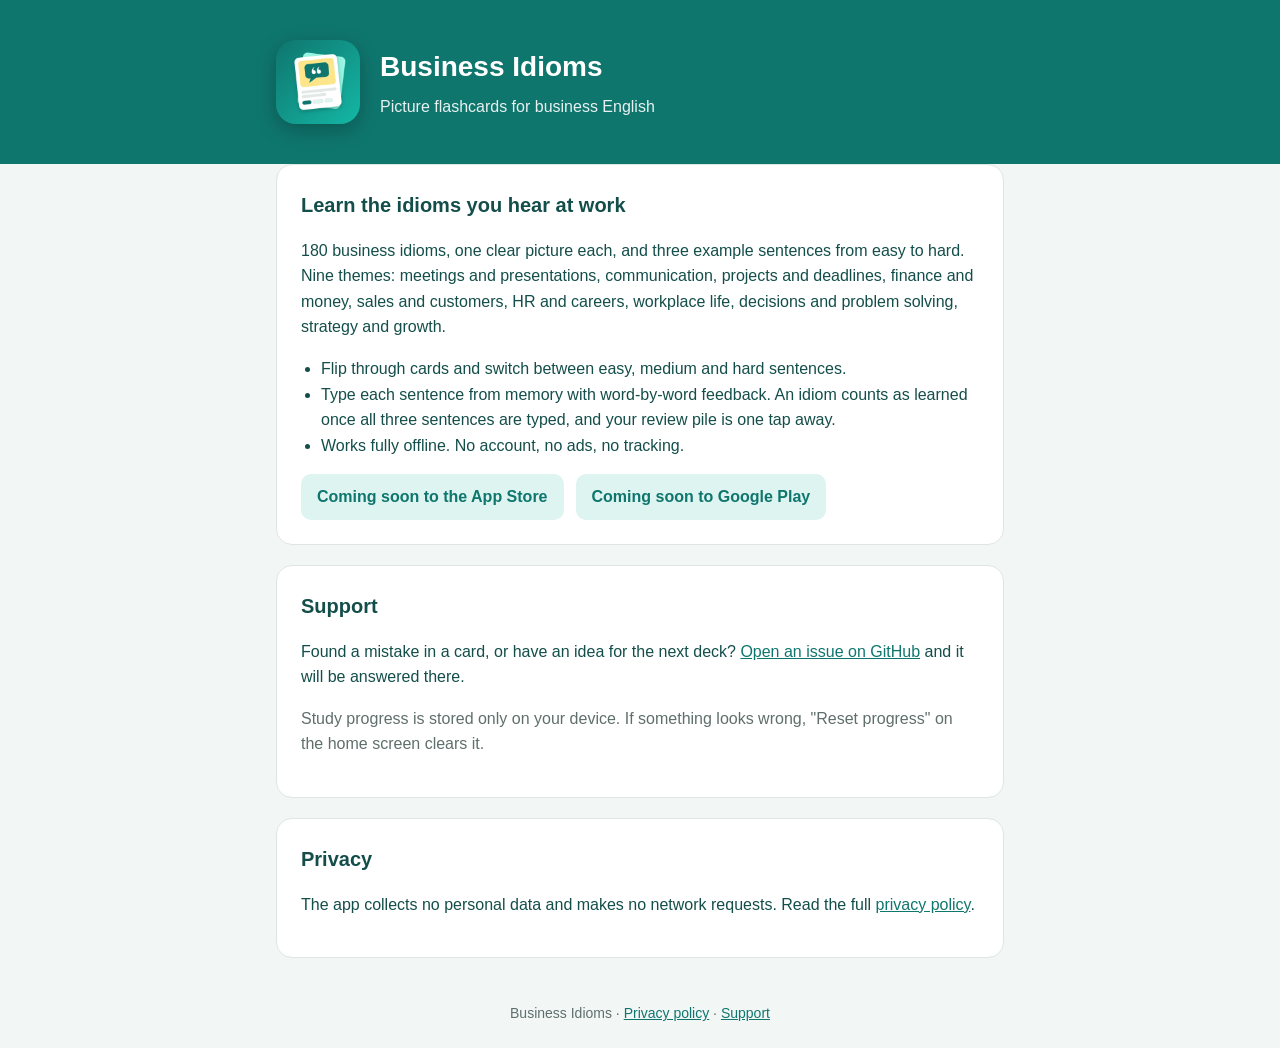
<file: index.html>
<!doctype html>
<html lang="en">
<head>
<meta charset="utf-8">
<meta name="viewport" content="width=device-width, initial-scale=1">
<title>Business Idioms</title>
<meta name="description" content="Picture flashcards for 180 business English idioms with three graded example sentences each. Works offline, no ads, no tracking.">
<link rel="icon" href="icon.png">
<link rel="stylesheet" href="styles.css">
</head>
<body>
<header><div class="wrap">
<img src="icon.png" alt="Business Idioms app icon">
<div><h1>Business Idioms</h1><p>Picture flashcards for business English</p></div>
</div></header>
<main class="wrap">
<section>
<h2>Learn the idioms you hear at work</h2>
<p>180 business idioms, one clear picture each, and three example sentences from easy to hard. Nine themes: meetings and presentations, communication, projects and deadlines, finance and money, sales and customers, HR and careers, workplace life, decisions and problem solving, strategy and growth.</p>
<ul>
<li>Flip through cards and switch between easy, medium and hard sentences.</li>
<li>Type each sentence from memory with word-by-word feedback. An idiom counts as learned once all three sentences are typed, and your review pile is one tap away.</li>
<li>Works fully offline. No account, no ads, no tracking.</li>
</ul>
<div class="badges">
<span class="badge">Coming soon to the App Store</span>
<span class="badge">Coming soon to Google Play</span>
</div>
</section>
<section id="support">
<h2>Support</h2>
<p>Found a mistake in a card, or have an idea for the next deck? <a href="https://github.com/serkan-uz/business-idioms/issues">Open an issue on GitHub</a> and it will be answered there.</p>
<p class="muted">Study progress is stored only on your device. If something looks wrong, "Reset progress" on the home screen clears it.</p>
</section>
<section>
<h2>Privacy</h2>
<p>The app collects no personal data and makes no network requests. Read the full <a href="privacy.html">privacy policy</a>.</p>
</section>
</main>
<footer>Business Idioms · <a href="privacy.html">Privacy policy</a> · <a href="#support">Support</a></footer>
</body>
</html>
</file>
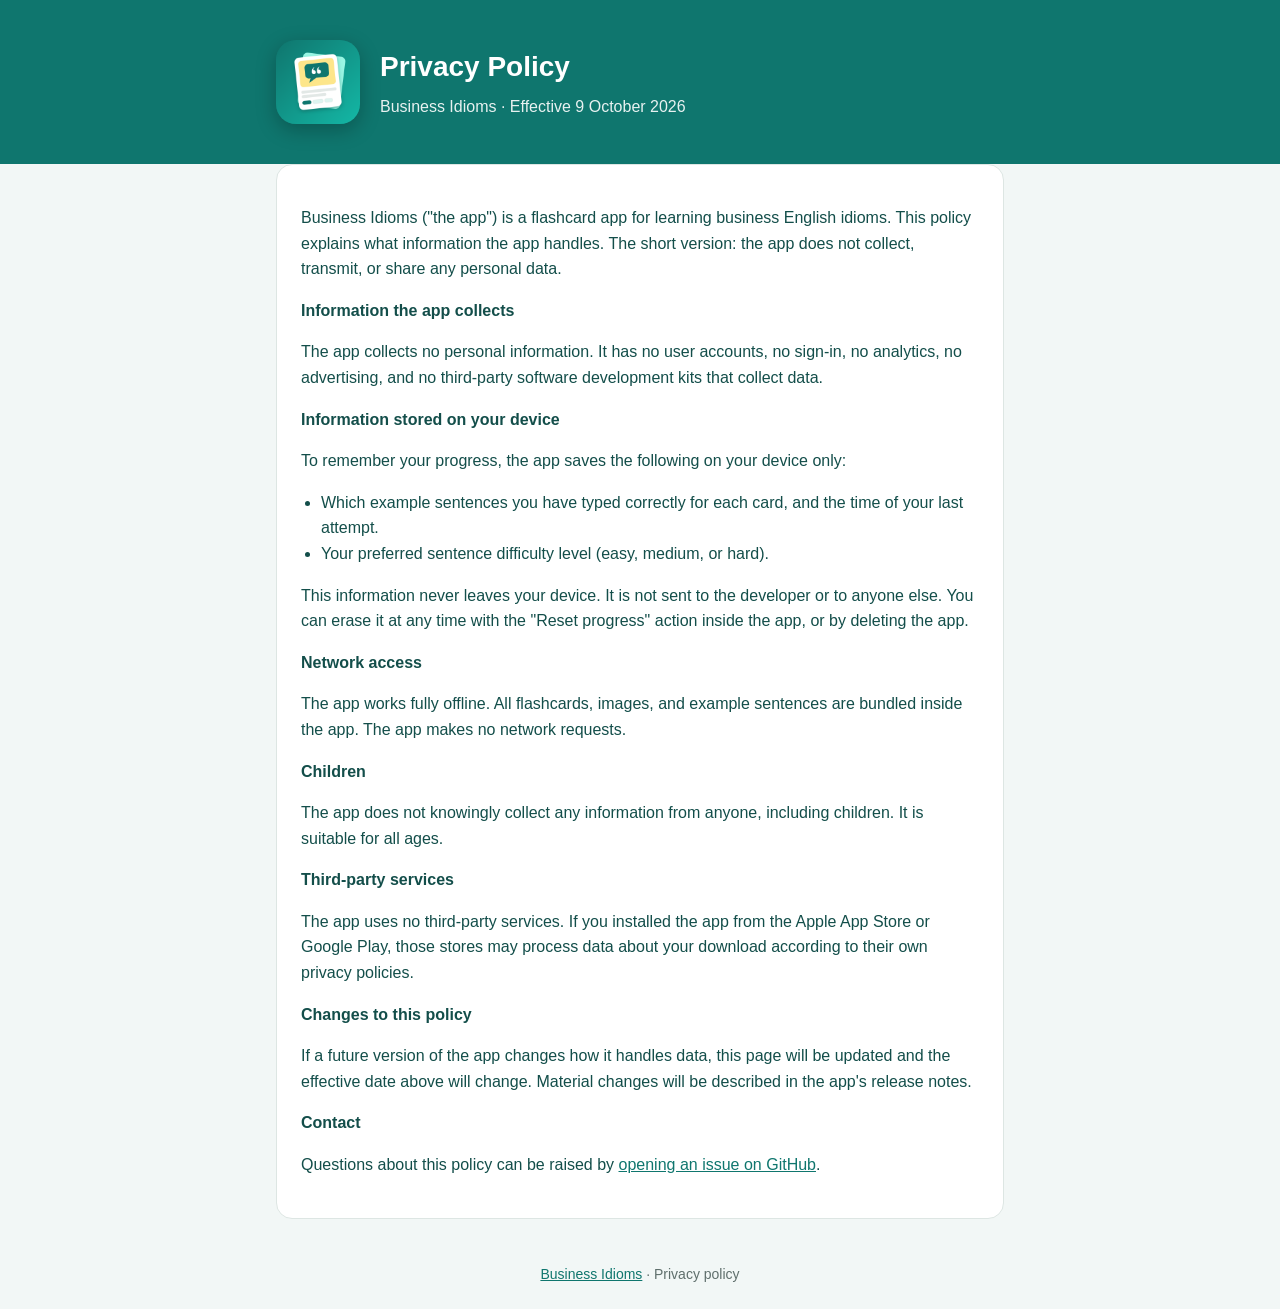
<file: privacy.html>
<!doctype html>
<html lang="en">
<head>
<meta charset="utf-8">
<meta name="viewport" content="width=device-width, initial-scale=1">
<title>Privacy Policy · Business Idioms</title>
<link rel="icon" href="icon.png">
<link rel="stylesheet" href="styles.css">
</head>
<body>
<header><div class="wrap">
<img src="icon.png" alt="Business Idioms app icon">
<div><h1>Privacy Policy</h1><p>Business Idioms · Effective 9 October 2026</p></div>
</div></header>
<main class="wrap">
<section>
<p>Business Idioms ("the app") is a flashcard app for learning business English idioms. This policy explains what information the app handles. The short version: the app does not collect, transmit, or share any personal data.</p>
<h3>Information the app collects</h3>
<p>The app collects no personal information. It has no user accounts, no sign-in, no analytics, no advertising, and no third-party software development kits that collect data.</p>
<h3>Information stored on your device</h3>
<p>To remember your progress, the app saves the following on your device only:</p>
<ul>
<li>Which example sentences you have typed correctly for each card, and the time of your last attempt.</li>
<li>Your preferred sentence difficulty level (easy, medium, or hard).</li>
</ul>
<p>This information never leaves your device. It is not sent to the developer or to anyone else. You can erase it at any time with the "Reset progress" action inside the app, or by deleting the app.</p>
<h3>Network access</h3>
<p>The app works fully offline. All flashcards, images, and example sentences are bundled inside the app. The app makes no network requests.</p>
<h3>Children</h3>
<p>The app does not knowingly collect any information from anyone, including children. It is suitable for all ages.</p>
<h3>Third-party services</h3>
<p>The app uses no third-party services. If you installed the app from the Apple App Store or Google Play, those stores may process data about your download according to their own privacy policies.</p>
<h3>Changes to this policy</h3>
<p>If a future version of the app changes how it handles data, this page will be updated and the effective date above will change. Material changes will be described in the app's release notes.</p>
<h3>Contact</h3>
<p>Questions about this policy can be raised by <a href="https://github.com/serkan-uz/business-idioms/issues">opening an issue on GitHub</a>.</p>
</section>
</main>
<footer><a href="index.html">Business Idioms</a> · Privacy policy</footer>
</body>
</html>
</file>
<file: styles.css>
:root{--bg:#F2F7F6;--card:#fff;--ink:#134E4A;--muted:#5F6F6C;--brand:#0F766E;--line:#DDE6E3}
*{box-sizing:border-box}body{margin:0;font-family:-apple-system,BlinkMacSystemFont,"Segoe UI",Roboto,Helvetica,Arial,sans-serif;background:var(--bg);color:var(--ink);line-height:1.6}
header{background:var(--brand);color:#fff;padding:40px 16px}header .wrap{display:flex;align-items:center;gap:20px}
header img{width:84px;height:84px;border-radius:20px;box-shadow:0 6px 20px rgba(0,0,0,.25)}
header h1{margin:0;font-size:28px}header p{margin:4px 0 0;opacity:.9}
.wrap{max-width:760px;margin:0 auto;padding:0 16px}main{padding:32px 0 64px}
section{background:var(--card);border:1px solid var(--line);border-radius:16px;padding:24px;margin-bottom:20px}
h2{margin-top:0;font-size:20px}h3{font-size:16px;margin-bottom:4px}ul{padding-left:20px}
a{color:var(--brand)}footer{color:var(--muted);font-size:14px;text-align:center;padding:24px 16px}
.badges{display:flex;gap:12px;flex-wrap:wrap;margin-top:16px}.badge{display:inline-block;background:#DDF4F0;color:var(--brand);border-radius:10px;padding:10px 16px;font-weight:600;text-decoration:none}
.muted{color:var(--muted)}
</file>
